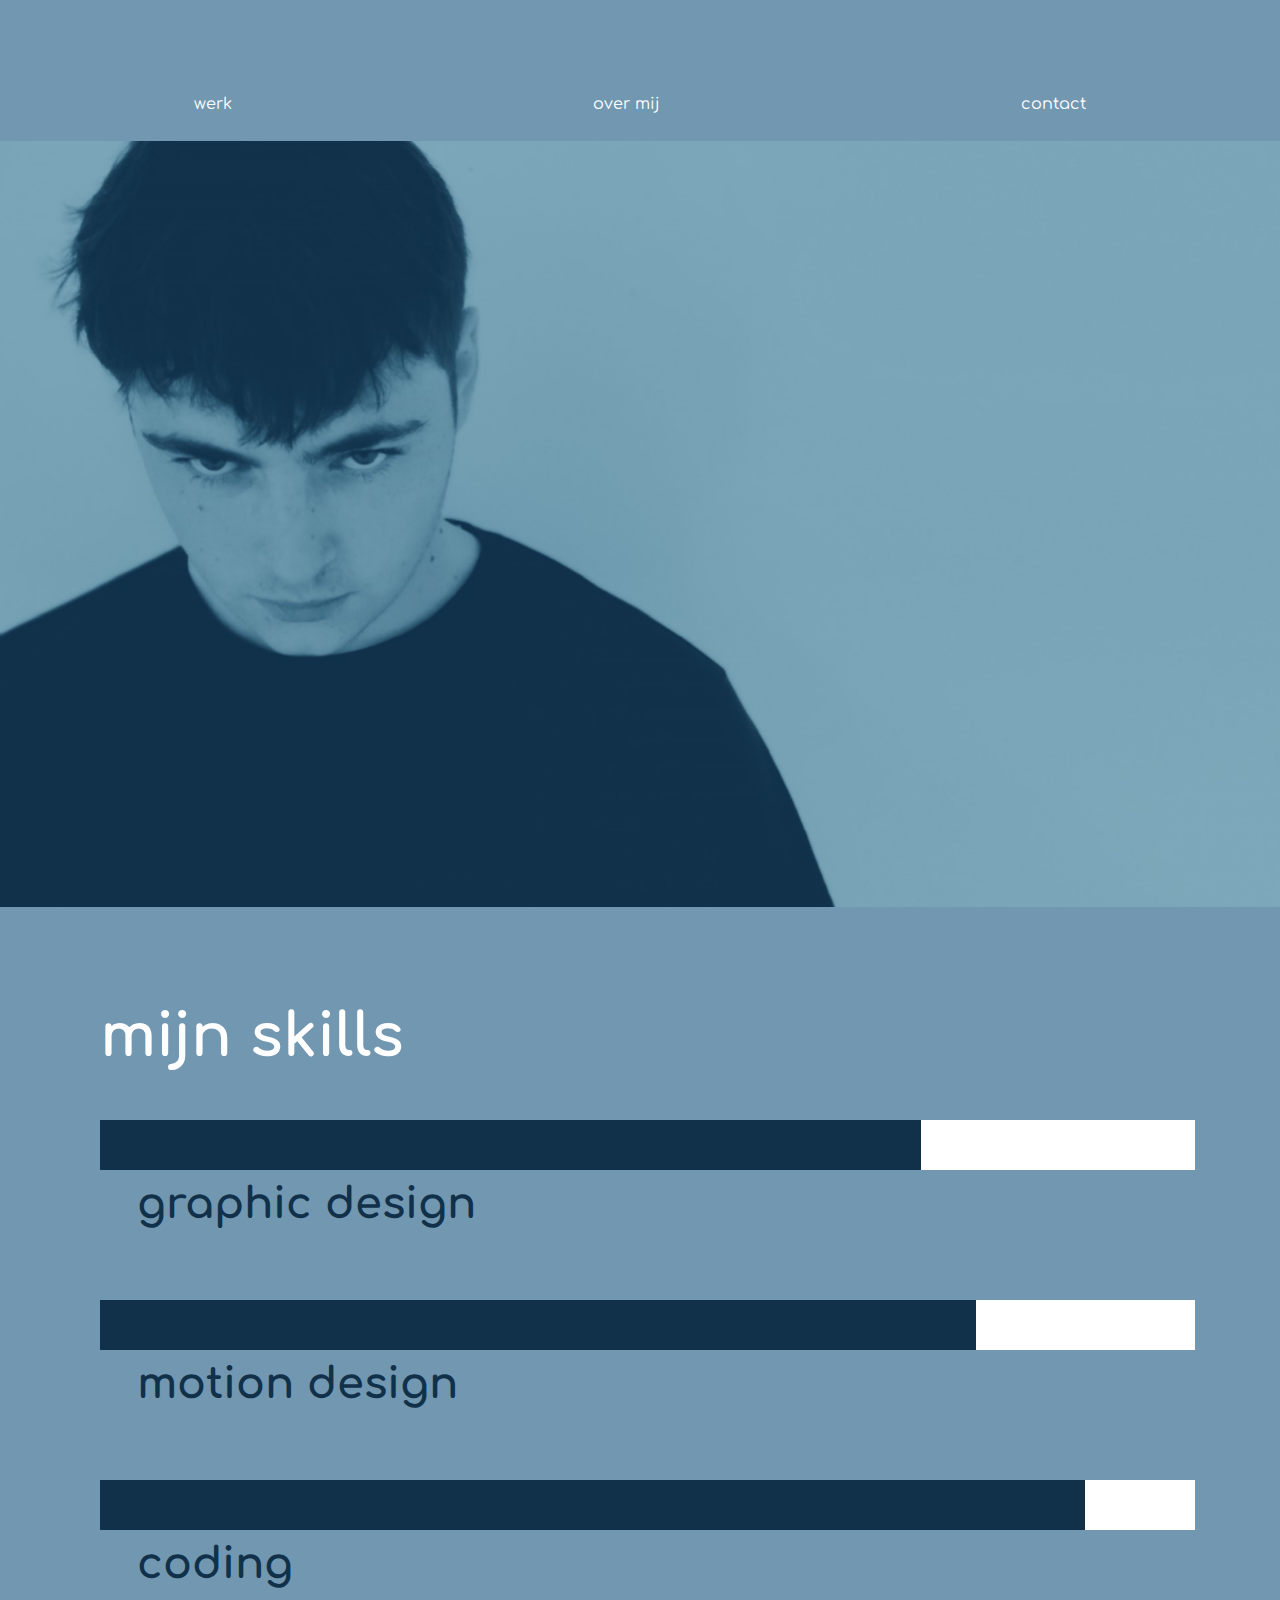
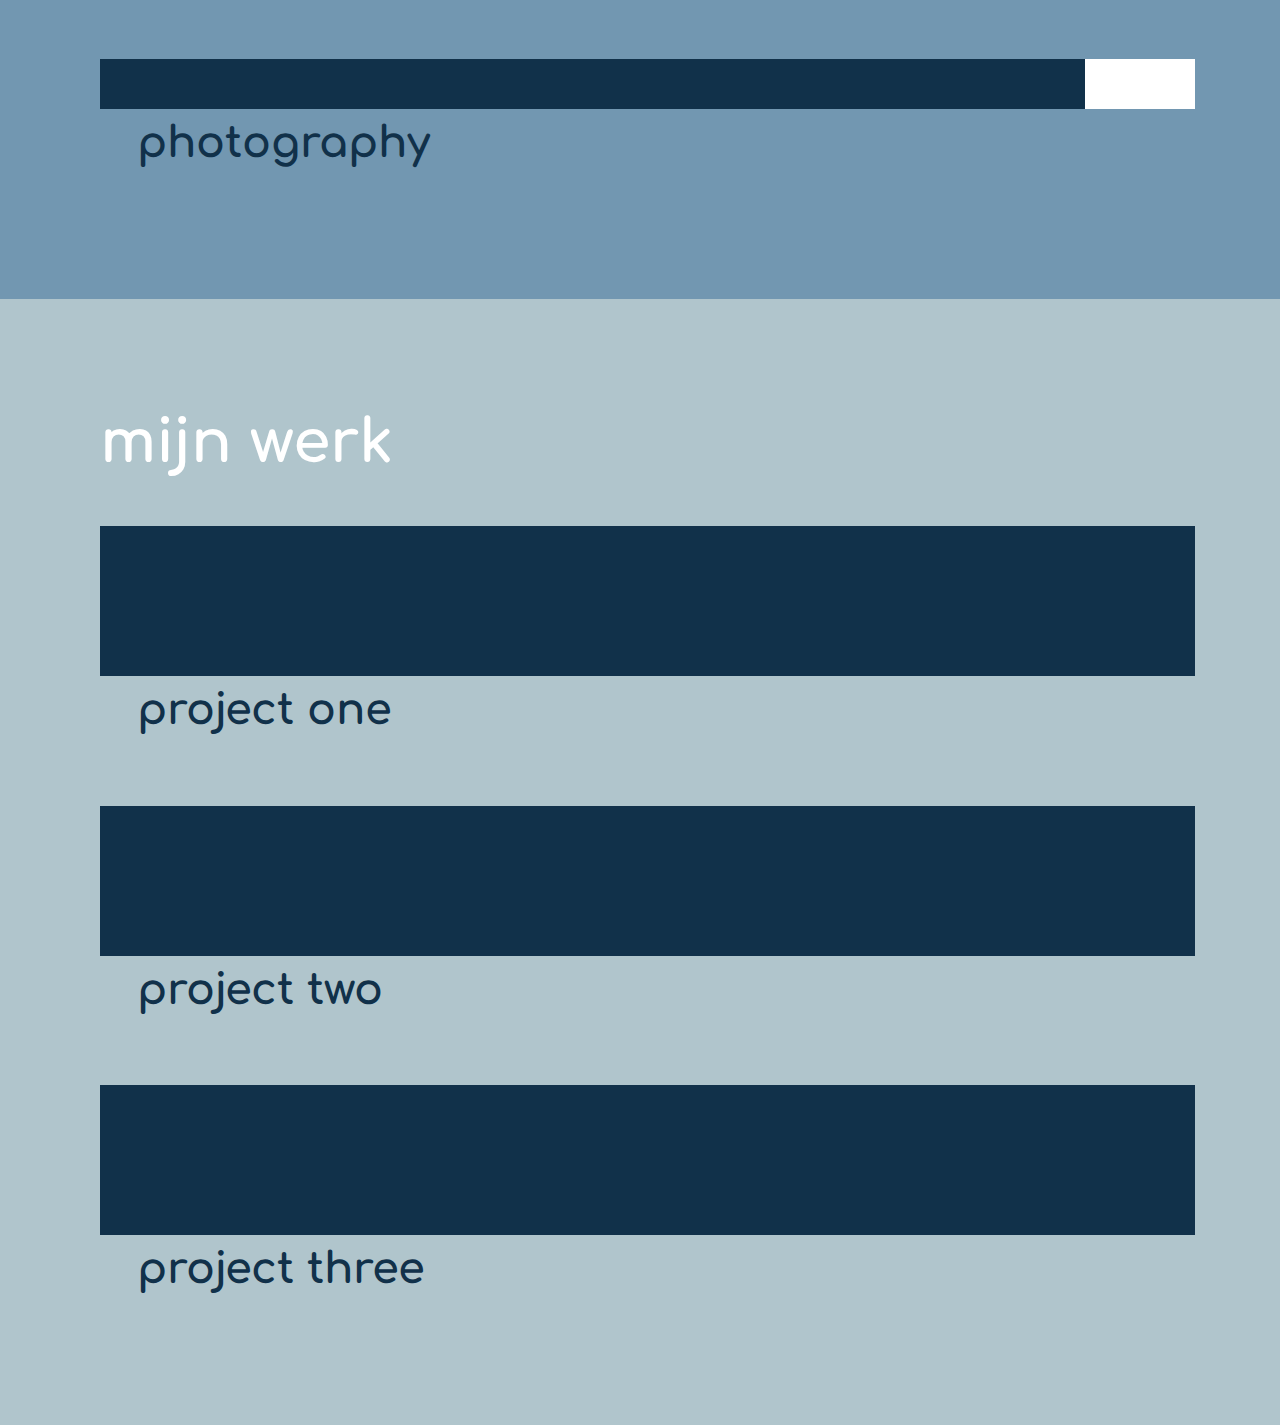
<file: index.html>
<!DOCTYPE html>
<html lang="en">
	<head>
		<meta charset="UTF-8" />
		<meta http-equiv="X-UA-Compatible" content="IE=edge" />
		<meta name="viewport" content="width=device-width, initial-scale=1.0" />
		<title>Lars Otten</title>
		<link rel="stylesheet" href="stylesheet.css" />
	</head>
	<body>
		<header>
			<div class="wrapper">
				<h1>Lars Otten</h1>
				<div class="menu-toggle" onclick="toggleMenu()">
					<span></span>
					<span></span>
					<span></span>
				</div>
				<nav>
					<a href="index.html" class="white">werk</a>
					<a href="index2.html" class="white">over mij</a>
					<a href="index3.html" class="white">contact</a>
				</nav>
			</div>
		</header>

		<div class="fotoh">
			<img src="afbeeldingen/1x/Asset 2.png" />
		</div>
		<div class="skills">
			<h2>mijn skills</h2>
			<div class="kader1"><div class="vulling1"></div></div>
			<h5>graphic design</h5>
			<div class="kader1"><div class="vulling2"></div></div>
			<h5>motion design</h5>
			<div class="kader1"><div class="vulling3"></div></div>
			<h5>coding</h5>
			<div class="kader1"><div class="vulling3"></div></div>
			<h5>photography</h5>
		</div>
		<div class="mijnwerk">
			<h2>mijn werk</h2>
			<div class="kader2"></div>
			<h5>project one</h5>
			<div class="kader2"></div>
			<h5>project two</h5>
			<div class="kader2"></div>
			<h5>project three</h5>
		</div>
		<script>
			function toggleMenu() {
				const nav = document.querySelector("nav");
				nav.classList.toggle("show");
			}
		</script>
	</body>
</html>
</file>
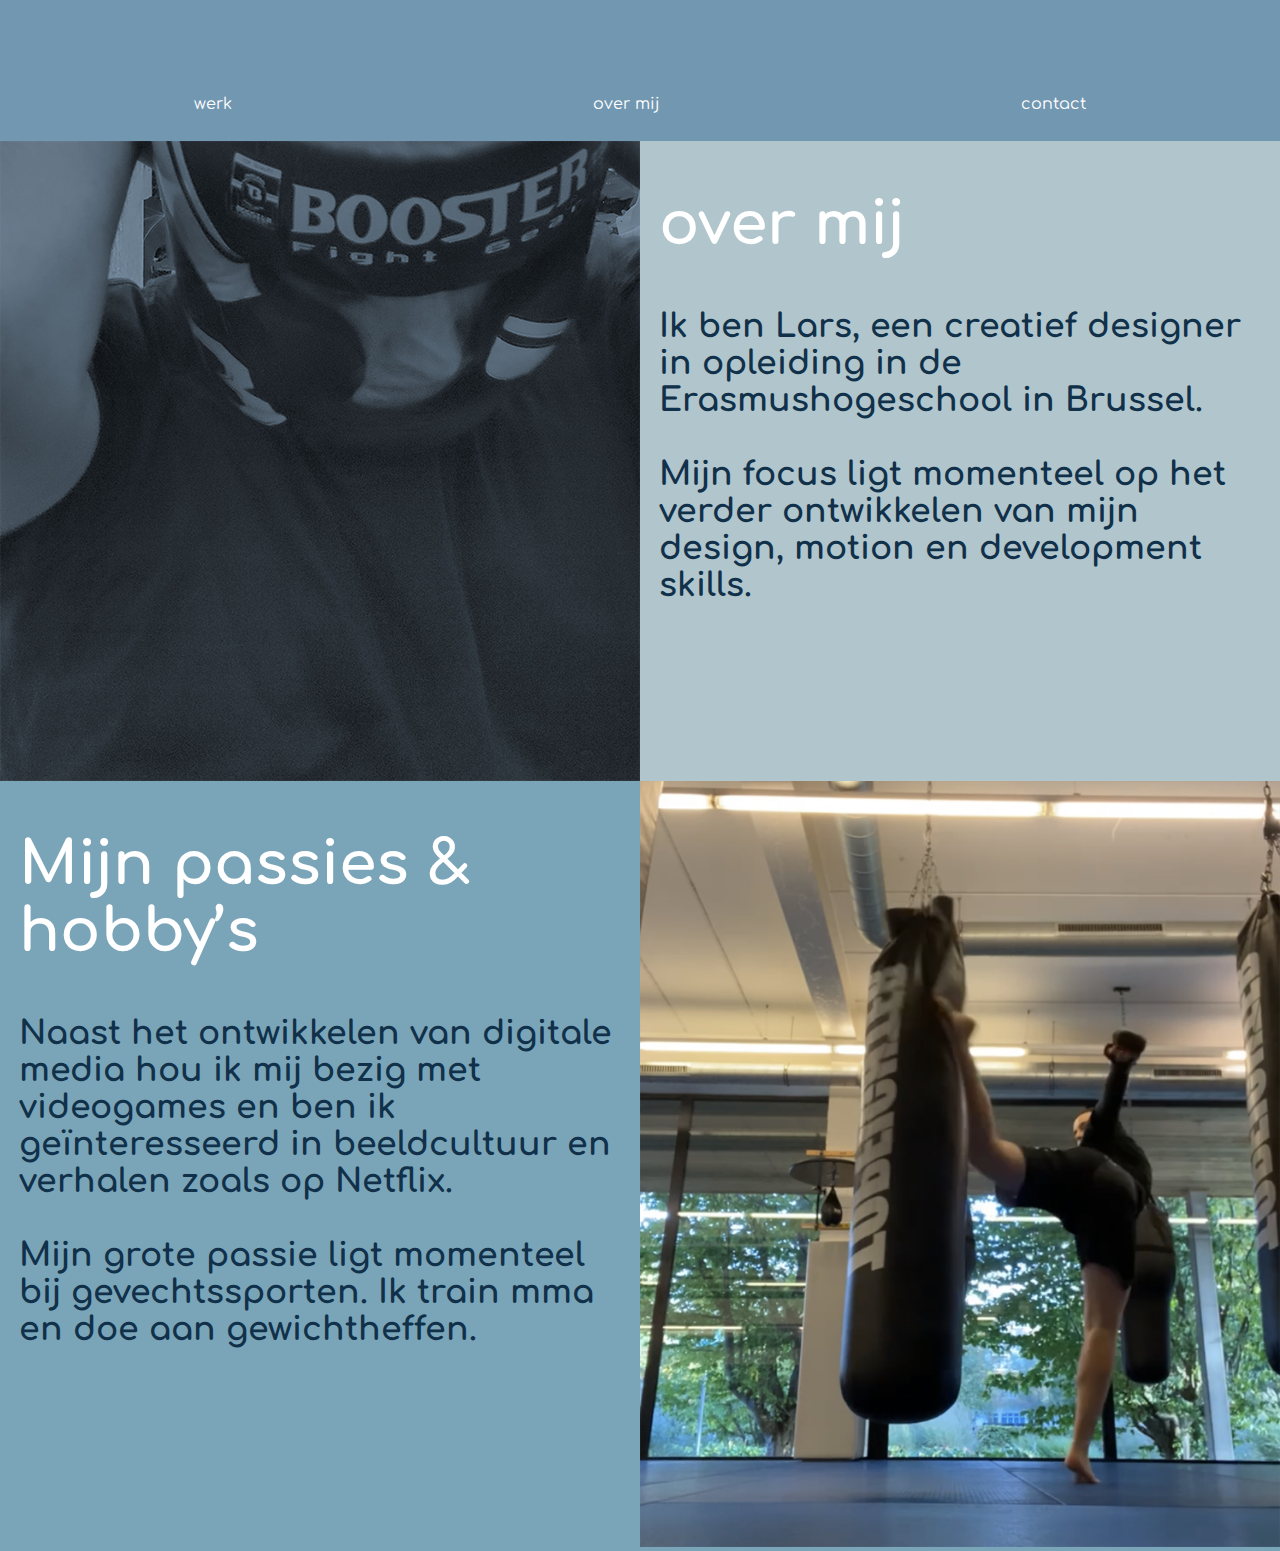
<file: index2.html>
<!DOCTYPE html>
<html lang="en">
	<head>
		<meta charset="UTF-8" />
		<meta http-equiv="X-UA-Copatible" content="IE=edge" />
		<meta name="vieuwport" content="Width=divice-width, initial-scale=1.0" />
		<title>lars Oten</title>
		<link rel="stylesheet" href="stylesheet.css" />
		<style>
			p {
				font-size: 65px;
				margin: 0;
				padding-top: 16px;
				text-align: left;
				color: #11314a;
			}
		</style>
	</head>
	<body>
		<header>
			<div class="wrapper">
				<h1>Lars Otten</h1>
				<div class="menu-toggle" onclick="toggleMenu()">
					<span></span>
					<span></span>
					<span></span>
				</div>
				<nav>
					<a href="index.html" class="white">werk</a>
					<a href="index2.html" class="white">over mij</a>
					<a href="index3.html" class="white">contact</a>
				</nav>
			</div>
		</header>

		<div class="about1">
			<div class="aboutImage"></div>
			<img src="afbeeldingen/1x/larshelm.png" />
			<div class="een">
				<h2>over mij</h2>
				<h4>
					Ik ben Lars, een creatief designer in opleiding in de
					Erasmushogeschool in Brussel.
					<br /><br />
					Mijn focus ligt momenteel op het verder ontwikkelen van mijn design,
					motion en development skills.<br /><br />
				</h4>
			</div>
		</div>
		<div class="about2">
			<div class="twee">
				<h2>Mijn passies & hobby’s</h2>
				<h4>
					Naast het ontwikkelen van digitale media hou ik mij bezig met
					videogames en ben ik geïnteresseerd in beeldcultuur en verhalen zoals
					op Netflix.
					<br /><br />
					Mijn grote passie ligt momenteel bij gevechtssporten. Ik train mma en
					doe aan gewichtheffen.<br /><br />
				</h4>
			</div>

			<div class="hobbyimage">
				<img src="afbeeldingen/1x/afbeelding4.png" />
			</div>
		</div>
		<script>
			function toggleMenu() {
				const nav = document.querySelector("nav");
				nav.classList.toggle("show");
			}
		</script>
	</body>
</html>
</file>
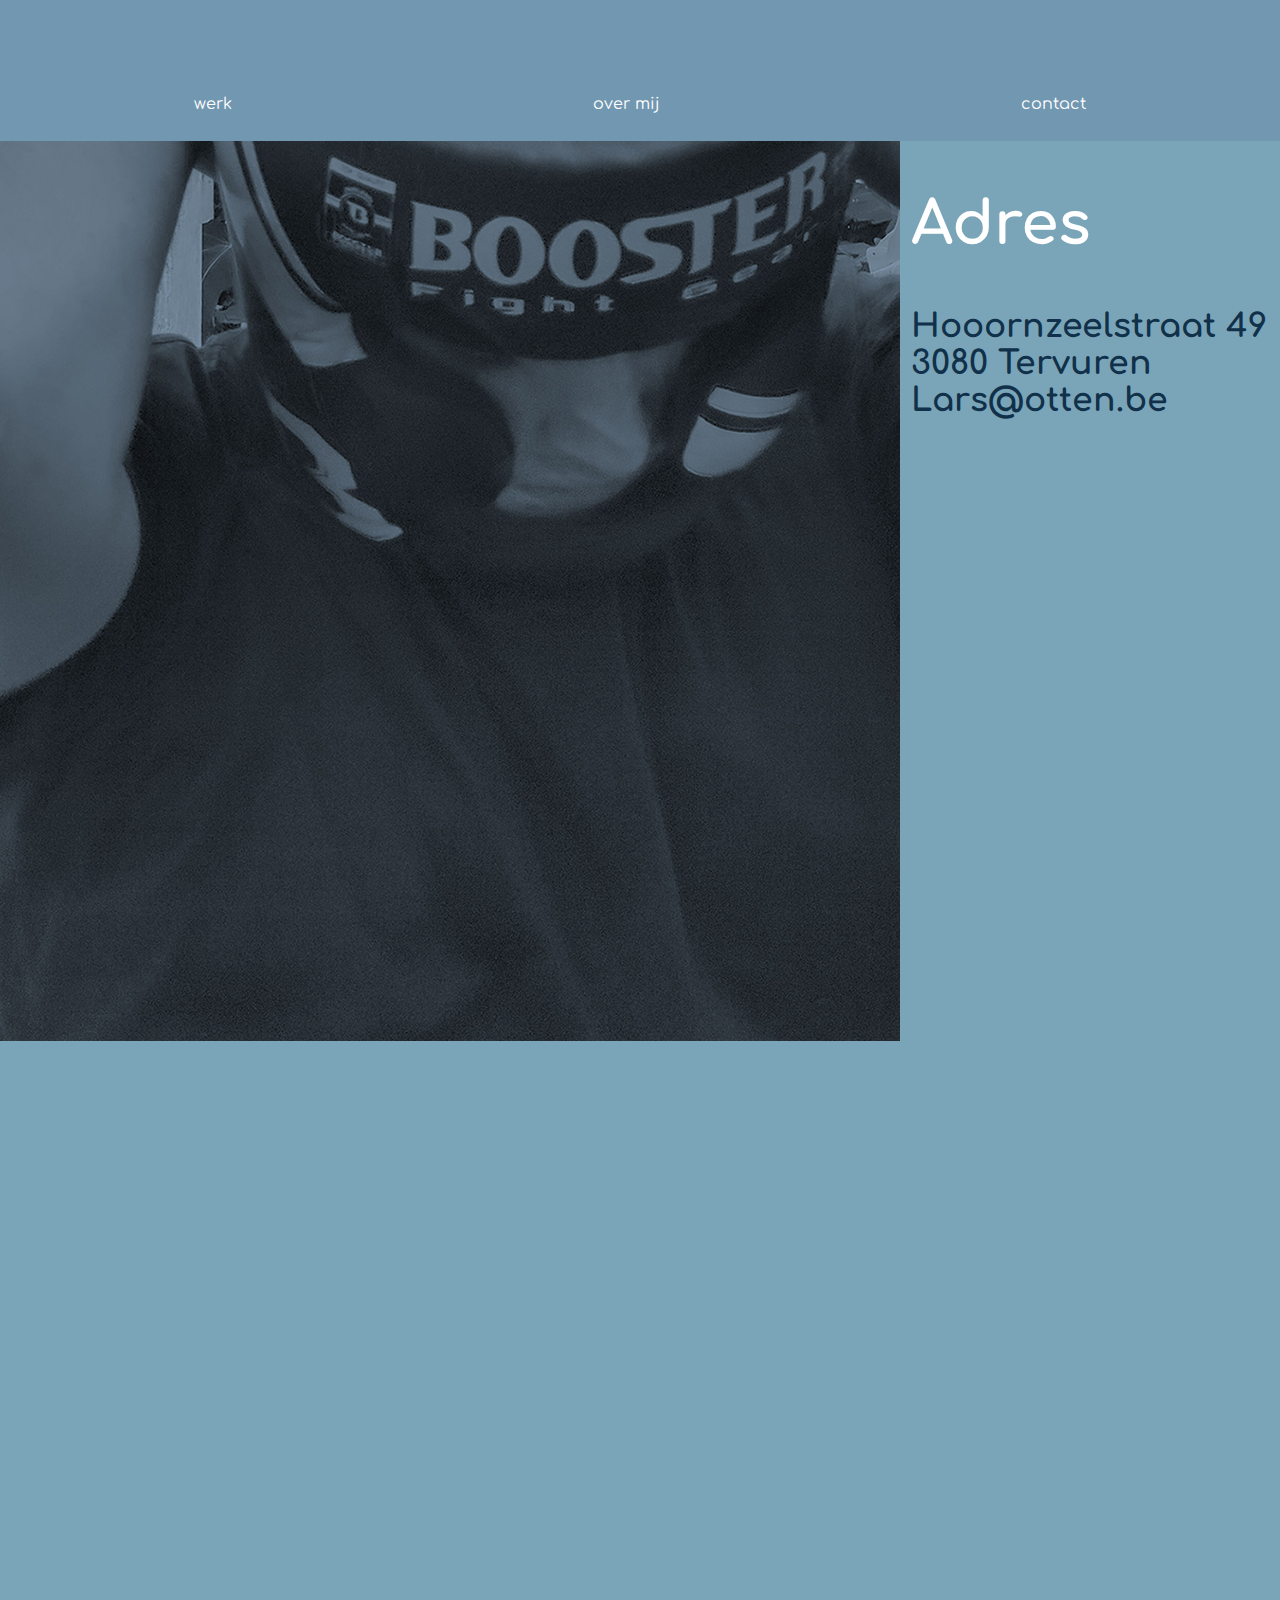
<file: index3.html>
<!DOCTYPE html>
<html lang="en">
	<head>
		<meta charset="UTF-8" />
		<meta http-equiv="X-UA-Copatible" content="IE=edge" />
		<meta name="vieuwport" content="Width=divice-width, initial-scale=1.0" />
		<title>lars Otten</title>
		<link rel="stylesheet" href="stylesheet.css" />
	</head>
	<body>
		<header>
			<div class="wrapper">
				<h1>Lars Otten</h1>
				<div class="menu-toggle" onclick="toggleMenu()">
					<span></span>
					<span></span>
					<span></span>
				</div>
				<nav>
					<a href="index.html" class="white">werk</a>
					<a href="index2.html" class="white">over mij</a>
					<a href="index3.html" class="white">contact</a>
				</nav>
			</div>
		</header>
		<div class="contact">
			<div class="contactFoto"><img src="afbeeldingen/1x/larshelm.jpg" /></div>

			<div class="aboutText2">
				<h2>Adres</h2>
				<h4>Hooornzeelstraat 49 <br />3080 Tervuren <br />Lars@otten.be</h4>
			</div>
		</div>
		<script>
			function toggleMenu() {
				const nav = document.querySelector("nav");
				nav.classList.toggle("show");
			}
		</script>
	</body>
</html>
</file>
<file: stylesheet.css>
@import url("https://fonts.googleapis.com/css2?family=Comfortaa:wght@600&family=Russo+One&display=swap");

body {
	font-family: "Comfortaa";
	margin: 0;
}

.wrapper {
	width: 80%;
	margin: 0 auto;
}

header {
	background-color: #7297b1;
	padding: 20px 60px;
	display: flex;
	justify-content: space-between;
	align-items: center;
}

h1 {
	font-size: 60px;
	margin: 0;
	color: transparent;
	background-clip: text;
	-webkit-background-clip: ;
	background-image: url(afbeeldingen/1x1-ffffffff.png);
	background-repeat: repeat-x;
	animation: reveal-background 2s ease-in-out;
	animation-fill-mode: forwards;
}
@keyframes reveal-background {
	0% {
		background-size: 0px;
		background-position-y: 0%;
	}
	10% {
		background-size: 18px;
		background-position-y: 0%;
	}
	45% {
		background-position-y: 100%;
	}
	70% {
		background-size: 45px;
		background-position-y: 0%;
	}
	100% {
		background-size: 60px;
	}
}
h2 {
	font-size: 60px;
	color: white;
	padding-left: 3%;
	padding-right: 3%;
}
.menu-toggle {
	display: none;
	cursor: pointer;
	padding: 15px;
}

.menu-toggle span {
	display: block;
	height: 3px;
	width: 25px;
	background-color: #11314a;
	margin: 5px 0;
}

nav {
	display: flex;
	width: 100%;
	justify-content: space-between;
}

nav a {
	border-radius: 5px;
	padding: 8px 18px;
	color: white;
	text-decoration: none;
	display: flow-root;
	transition: background-color 0.5s, transform 0.5s;
	transition-timing-function: ease-out;
}

nav a:hover {
	background-color: #11314a;
	transform: translateY(-5px);
}

@media only screen and (max-width: 1000px) {
	header {
		flex-direction: column;
		align-items: flex-end;
	}
	h1 {
		font-size: 40px;
	}

	.menu-toggle {
		display: block;
	}

	nav {
		display: none;
		flex-direction: column;
		position: absolute;
		top: 80px;
		right: 0;
		width: 100%;
		background-color: #7297b1;
	}

	nav.show {
		display: flex;
	}

	nav a {
		text-align: right;
		padding: 8px 20px;
	}
}
.fotoh img {
	width: 100%;
	margin-bottom: -18px;
}
a {
	border-radius: 5px;
	padding: 8px 18px;
	color: white;
	text-decoration: none;
	display: flow-root;
	transition: backgrond-color 0.5s, transform 0.5s;
	transition-timing-function: ease-out;
}
a:hover {
	background-color: none;
	transform: translateY(-5px);
}
.skills {
	background-color: #7297b1;
	padding-left: 5%;
	padding-top: 60px;
	padding-bottom: 60px;
}

h3 {
	color: white;
	font-size: 60px;
	padding-left: 3%;
}
h4 {
	color: #11314a;
	font-size: 33px;
	margin-bottom: 10px;
	padding-left: 3%;
	padding-right: 3%;
}
.kader1 {
	width: 90%;
	height: 3%;
	background-color: white;
	margin-left: 3%;
}
.vulling1 {
	width: 75%;
	height: 50px;
	background-color: #11314a;
}

.vulling2 {
	width: 80%;
	height: 50px;
	background-color: #11314a;
}

.vulling3 {
	width: 90%;
	height: 50px;
	background-color: #11314a;
}

.vulling4 {
	width: 75%;
	height: 50px;
	background-color: #11314a;
}
.mijnwerk {
	background-color: #b0c5cc;
	padding-left: 5%;
	padding-top: 60px;
	padding-bottom: 60px;
}
.kader2 {
	margin-left: 3%;
	width: 90%;
	height: 150px;
	background-color: #11314a;
}
h5 {
	color: #11314a;
	font-size: 43px;
	margin-top: 10px;
	margin-left: 6%;
}
.aboutFoto {
	width: 50%;
	height: 640px;
	display: inline-block;
	position: relative;
	float: left;
}

.basis {
	font-size: 20px;
	color: white;
	padding-left: 20px;
}

.contact {
	background-color: #7aa5b8;
	width: 100%;
	height: 1500px;
}

.contactFoto {
	width: 100%;
	display: inline-block;
	float: left;
}
.basis {
	font-size: 20px;
	color: white;
	padding-left: 20px;
}
.about1 {
	display: flex;
	background-color: #b0c5cc;
	margin: none;
	width: 100%;
}
.about1 div {
	//	flex: 1;
	//	flex-direction: row;
	//	justify-content: space-between;
}

.aboutImage {
	background-color: #b0c5cc;
	vertical-align: left;
}
.aboutImage img {
	width: 100%;
}
.een {
	background-color: #b0c5cc;
	display: inline-block;
	position: relative;
	float: left;
}
.about2 {
	display: flex;
	background-color: #7aa5b8;
	margin: none;
	width: 100%;
}
.about2 div {
	flex: 1;
	flex-direction: row;
	justify-content: space-between;
}
.twee {
	background-color: #7aa5b8;
	display: inline-block;
	position: relative;
	float: left;
}
.hobbyimage {
	background-color: #7aa5b8;
	vertical-align: right;
}
.hobbyimage img {
	width: 100%;
}
@media screen and (max-width: 1000px) {
	.about1 {
		flex-direction: column;
	}
	.een {
		float: left;
		vertical-align: middle;
	}
	.aboutImage {
		background-color: #7aa5b8;
	}
	.about2 {
		flex-direction: column;
	}
	.twee {
		float: left;
		vertical-align: middle;
	}
	.hobbyimage {
		background-color: #7aa5b8;
	}
	.contact {
		flex-direction: column;
	}
}
.aboutText2 {
	width: 50%;
	height: 800px;
	display: inline-block;
	position: relative;
	float: left;
	vertical-align: middle;
}
.een1 {
	background-color: #b0c5cc;

	display: inline-block;
	position: relative;
	float: left;
}
.contact {
	display: flex;
	width: 100%;
	justify-content: space-between;
}
.contact div {
	flex: 1;
}
</file>
